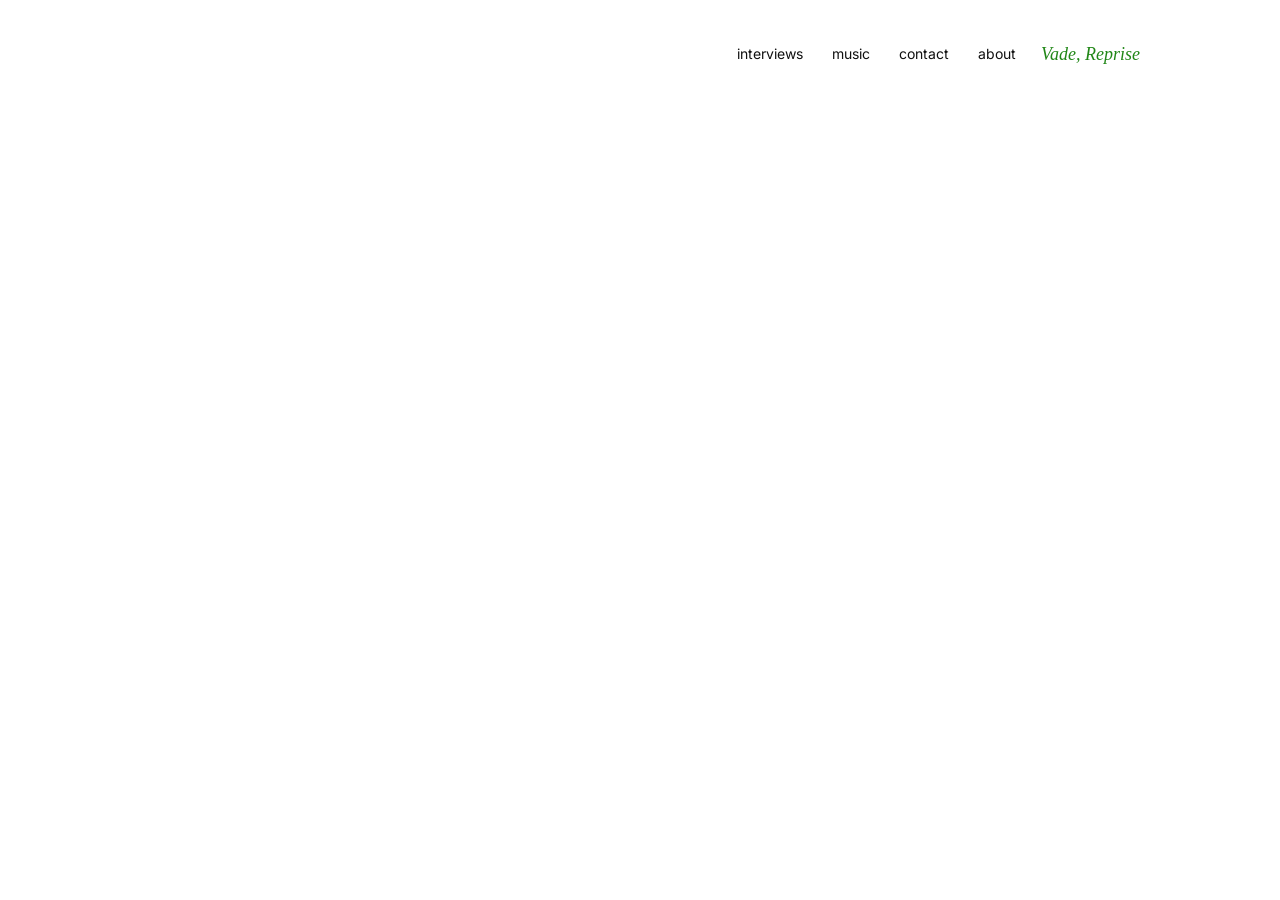
<file: index.html>
<!DOCTYPE html>
<html lang="en">

<head>
    <meta charset="UTF-8">
    <meta name="viewport" content="width=device-width, initial-scale=1.0">

    <title>Vade, Reprise</title>

    <link rel="stylesheet" href="style.css">
</head>


<body class="centered-page">

<div class="container">

    <header>

        <nav>
    <a href="interviews.html">interviews</a>
    <a href="music.html">music</a>
    <a href="contact.html">contact</a>
    <a href="about.html">about</a>
</nav>

<div class="logo">
    <a href="index.html">Vade, Reprise</a>
</div>

    </header>


    <main>

        <div class="content">

            <h1></h1>

            <p>
                
            </p>

        </div>

    </main>


</div>


</body>

</html>
</file>
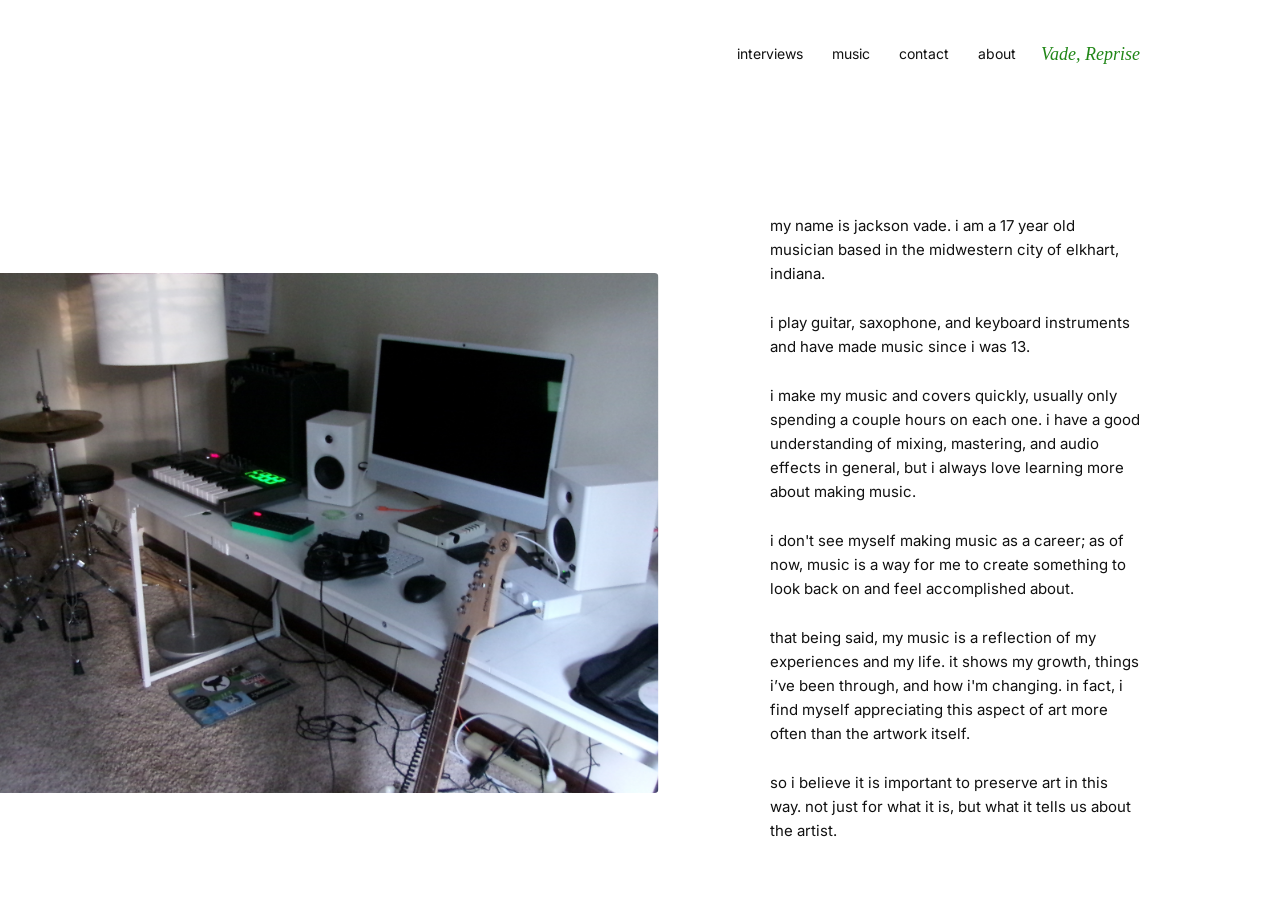
<file: about.html>
<!DOCTYPE html>
<html lang="en">

<head>
    <meta charset="UTF-8">
    <meta name="viewport" content="width=device-width, initial-scale=1.0">

    <title>About — Vade, Reprise</title>

    <link rel="preconnect" href="https://fonts.googleapis.com">
    <link rel="preconnect" href="https://fonts.gstatic.com" crossorigin>
    <link href="https://fonts.googleapis.com/css2?family=Inter:wght@400;500;600&display=swap" rel="stylesheet">

    <link rel="stylesheet" href="style.css">
</head>


<body>

<div class="container">

      <header>

        <nav>
    <a href="interviews.html">interviews</a>
    <a href="music.html">music</a>
    <a href="contact.html">contact</a>
    <a href="about.html">about</a>
</nav>

<div class="logo">
    <a href="index.html">Vade, Reprise</a>
</div>

    </header>


    <main>

        <div class="about-wrap">

            <div class="photo">
                <img src="setup.jpg" alt="studio setup">
            </div>

            <div class="content">

                <p>
                    my name is jackson vade. i am a 17 year old musician based in the midwestern city of elkhart, indiana.
                </p>

                <p>
                    i play guitar, saxophone, and keyboard instruments and have made music since i was 13.
                </p>

                <p>
                    i make my music and covers quickly, usually only spending a couple hours on each one. i have a good understanding of mixing, mastering, and audio effects in general, but i always love learning more about making music.
                </p>

                <p>
                    i don't see myself making music as a career; as of now, music is a way for me to create something to look back on and feel accomplished about.
                </p>

                <p>
                    that being said, my music is a reflection of my experiences and my life. it shows my growth, things i’ve been through, and how i'm changing. in fact, i find myself appreciating this aspect of art more often than the artwork itself.
                </p>

                <p>
                    so i believe it is important to preserve art in this way. not just for what it is, but what it tells us about the artist.
                </p>

            </div>

        </div>

    </main>




</div>

</body>

</html>
</file>
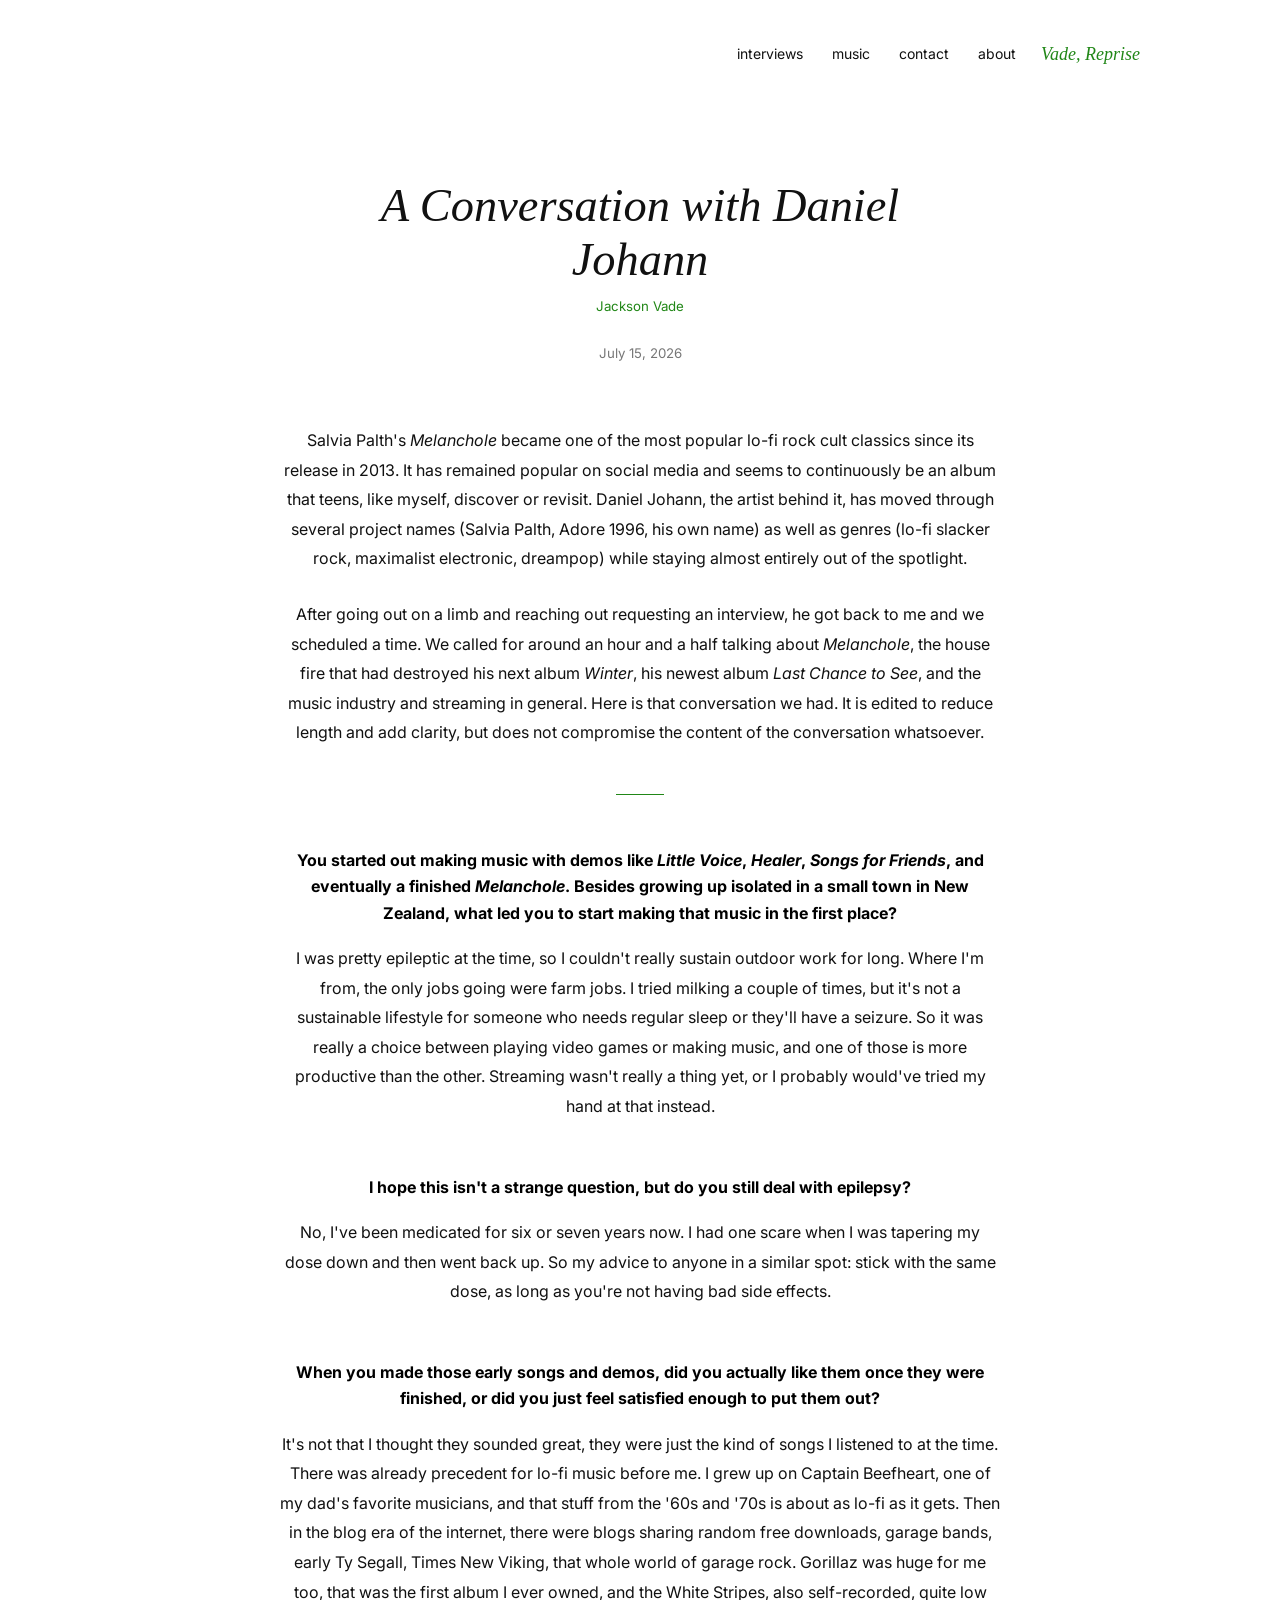
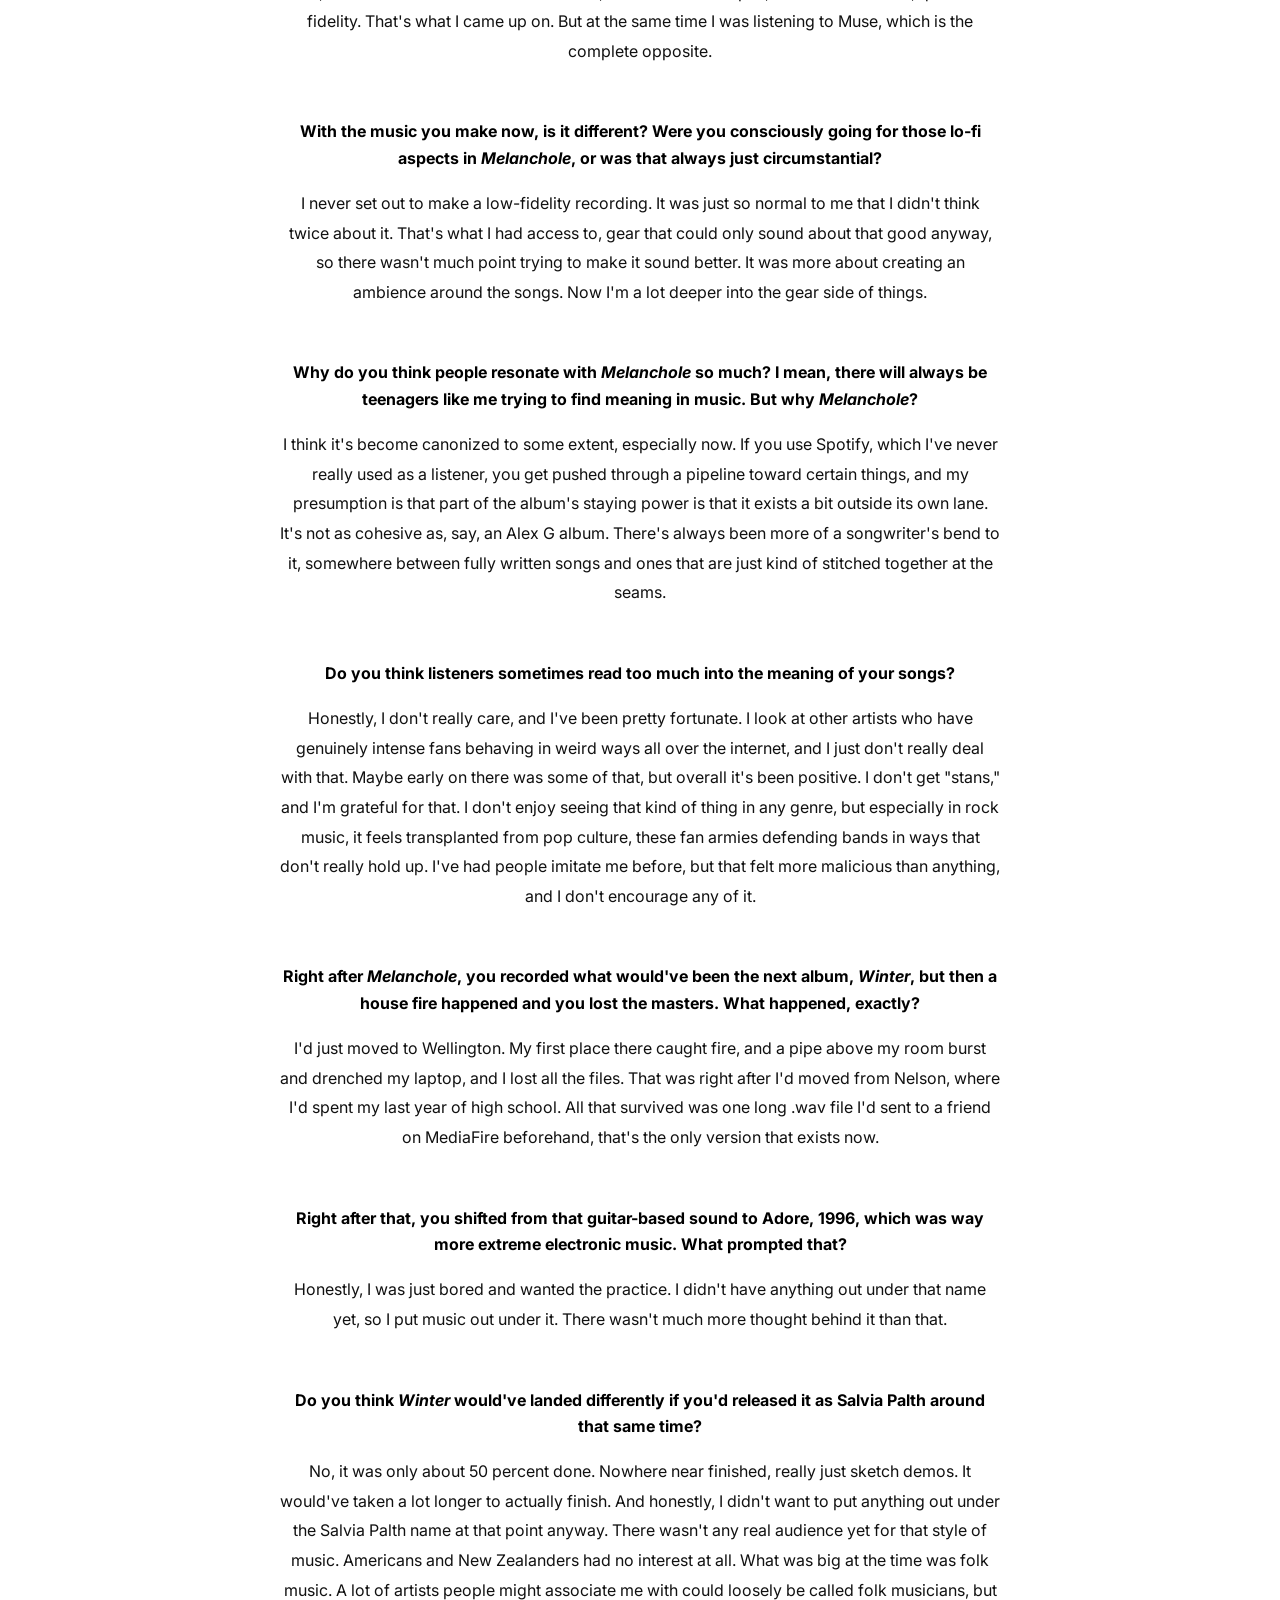
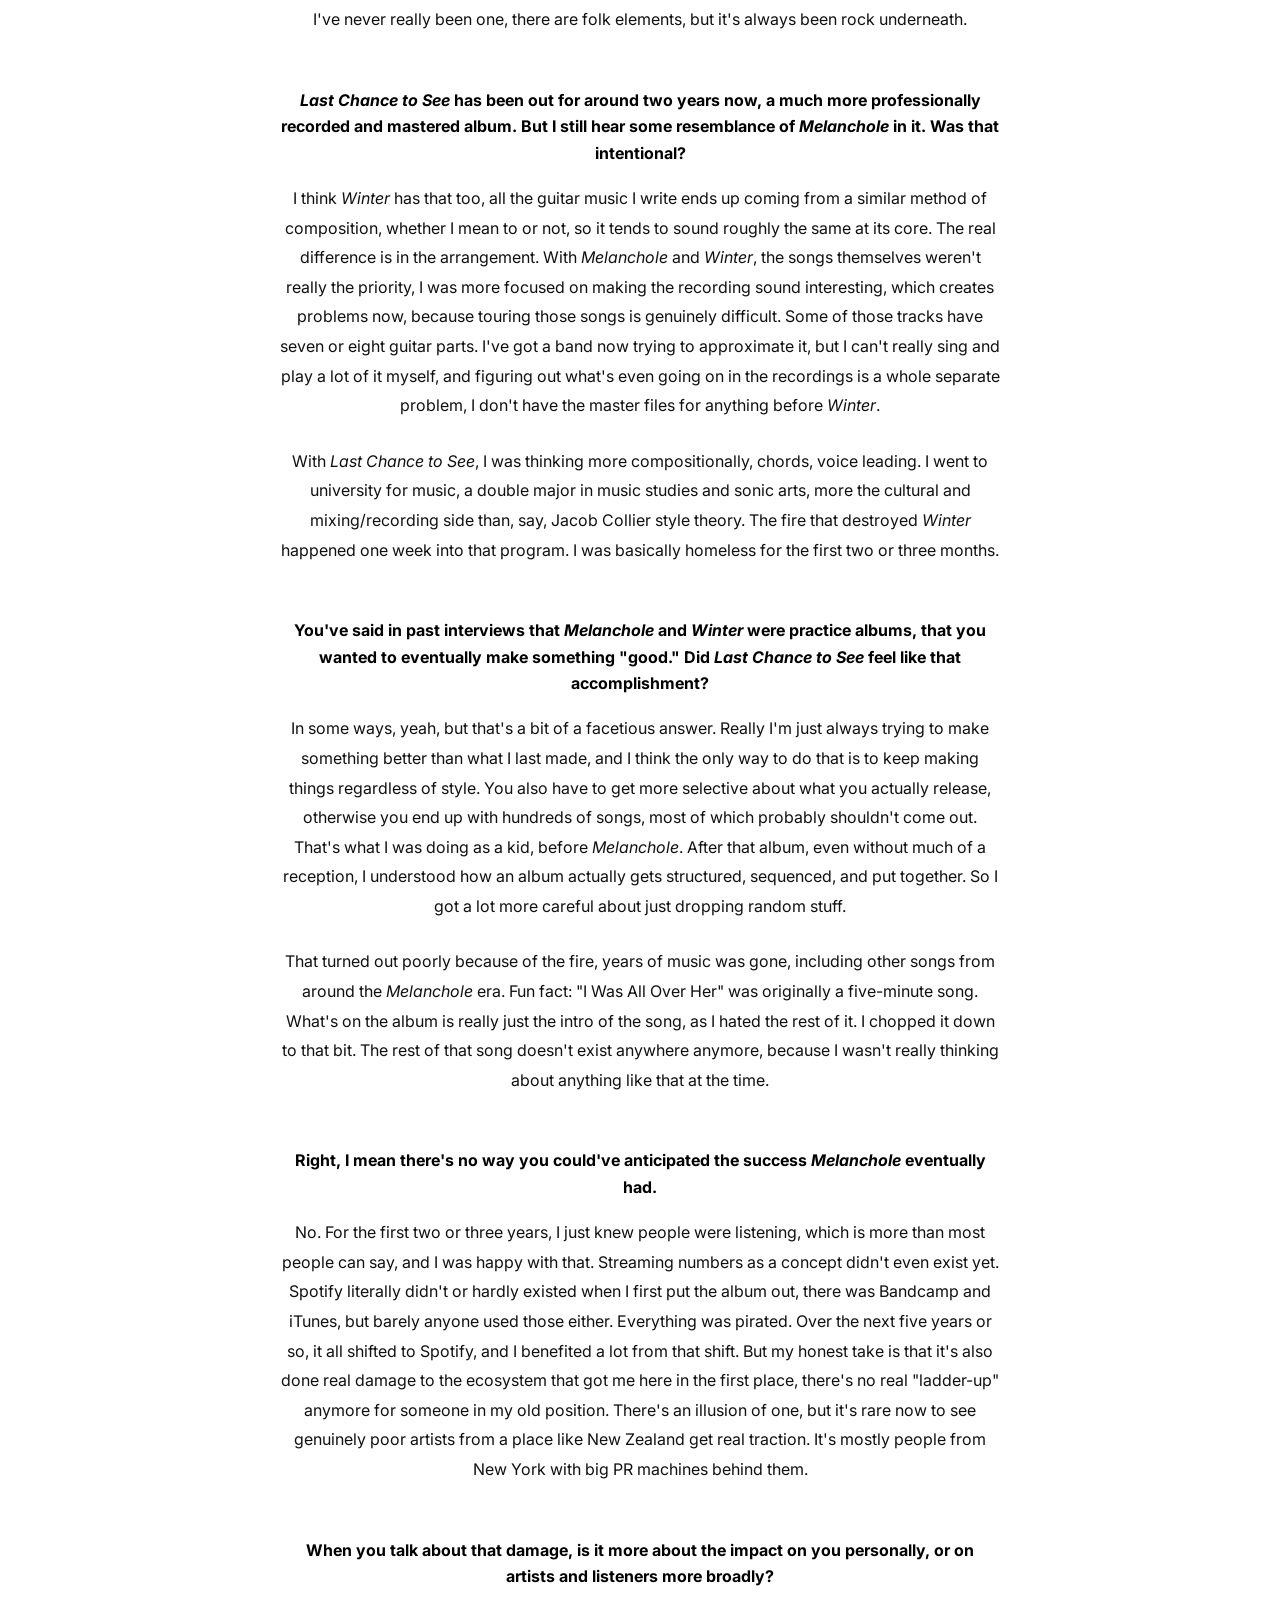
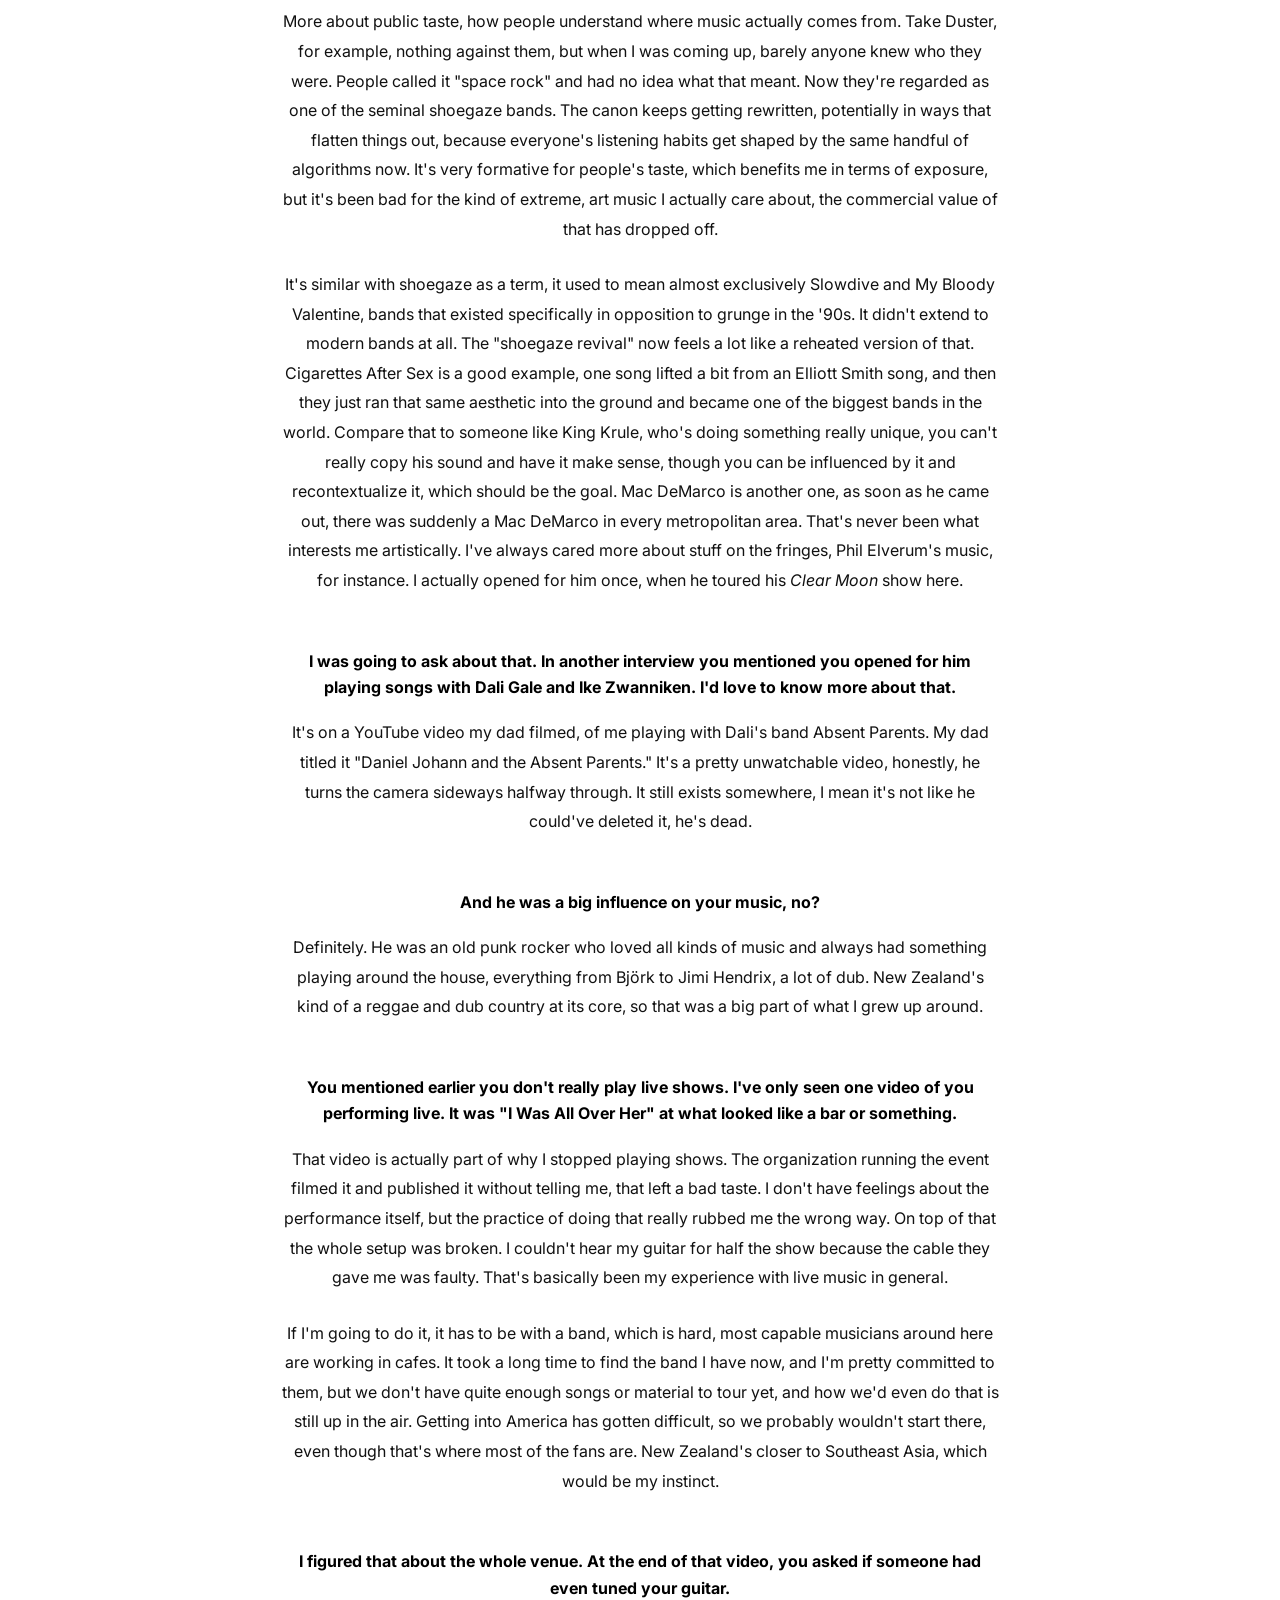
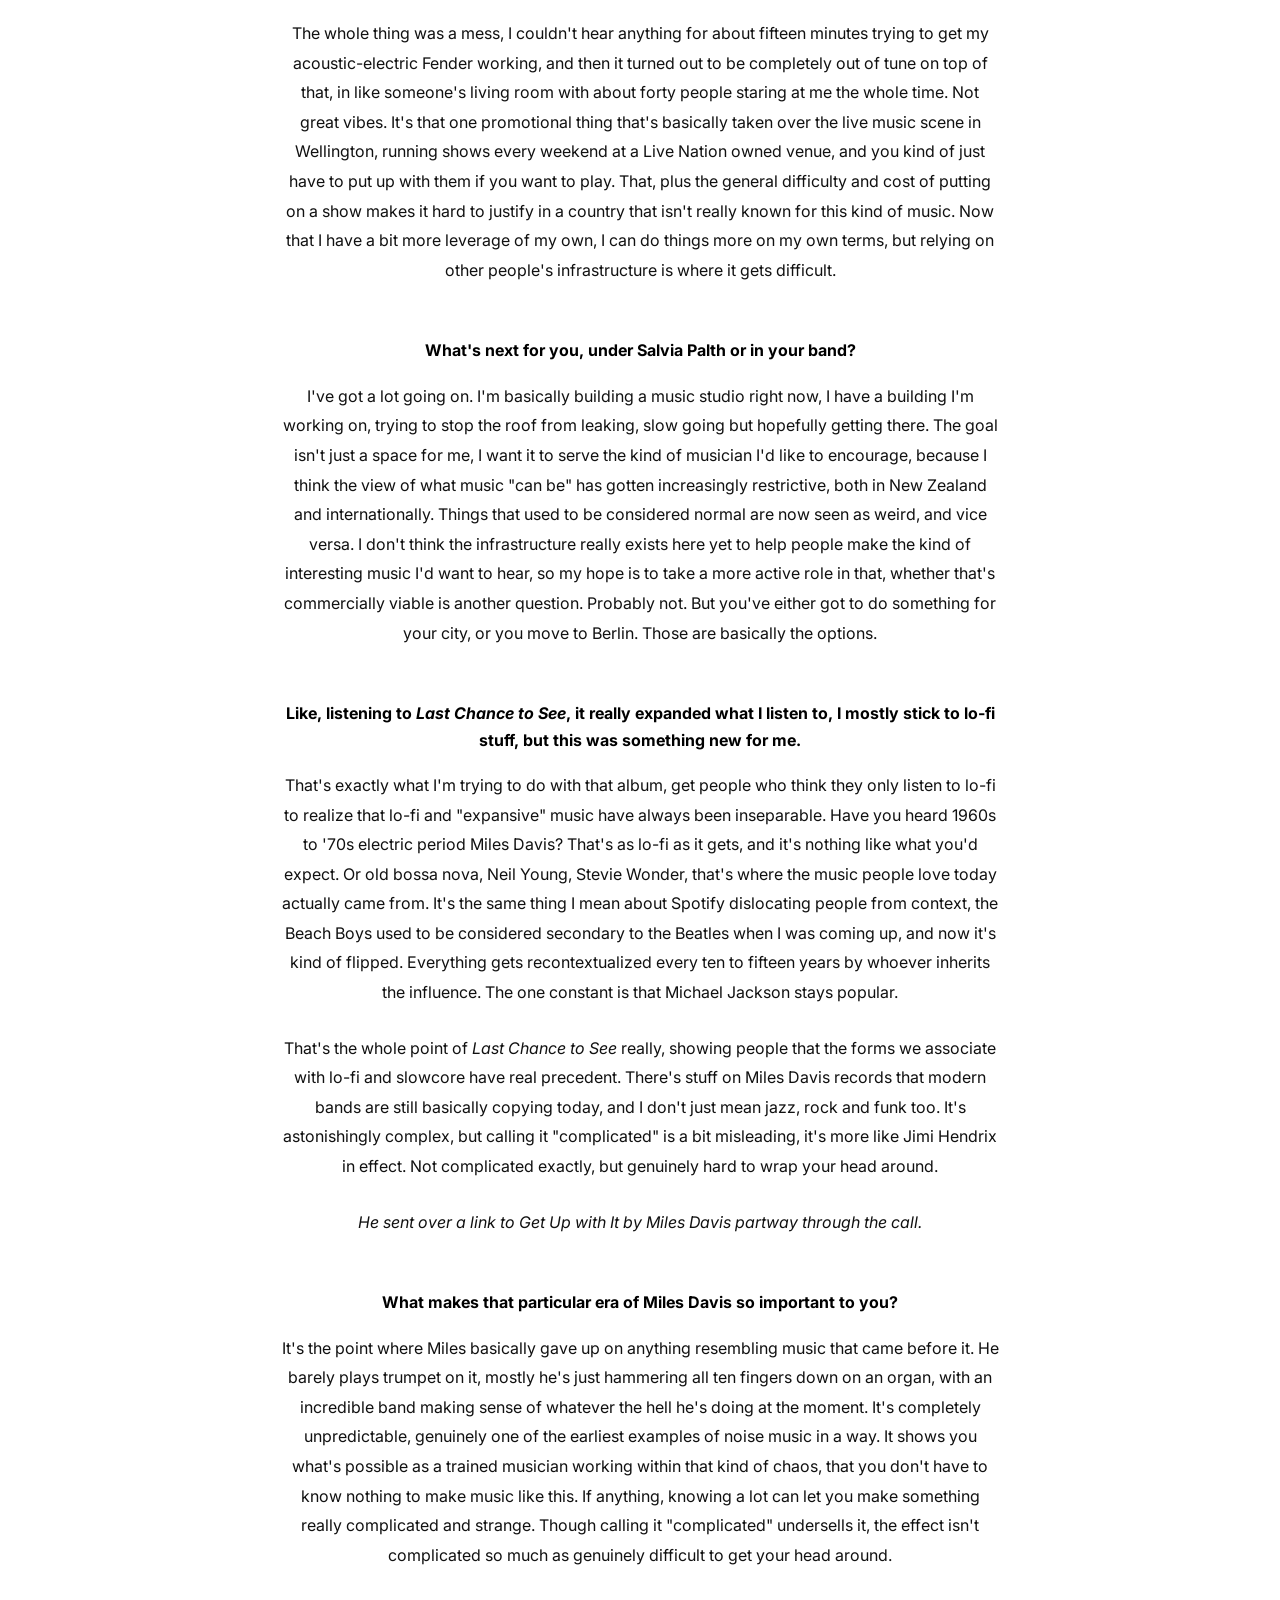
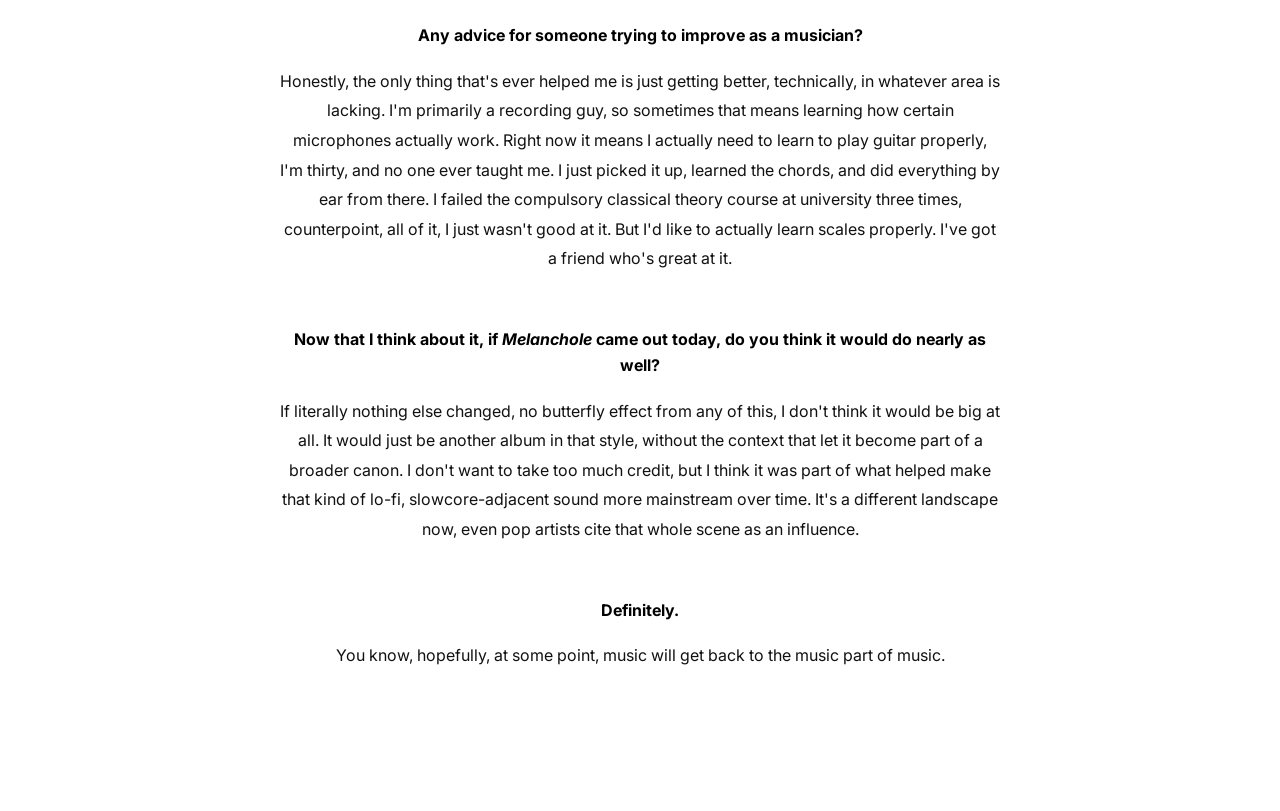
<file: daniel-johann.html>
<!DOCTYPE html>
<html lang="en">

<head>
    <meta charset="UTF-8">
    <meta name="viewport" content="width=device-width, initial-scale=1.0">

    <title>daniel johann — Vade, Reprise</title>

    <link rel="stylesheet" href="style.css">
</head>


<body class="interview-page">

<div class="container">

    <header>

        <nav>
    <a href="interviews.html">interviews</a>
    <a href="music.html">music</a>
    <a href="contact.html">contact</a>
    <a href="about.html">about</a>
</nav>

<div class="logo">
    <a href="index.html">Vade, Reprise</a>
</div>

    </header>


    <main>

        <article class="content interview-content">

            <header class="interview-header">
                <h1>A Conversation with Daniel Johann</h1>
                <p class="interview-byline">Jackson Vade</p>
                <p class="interview-date">July 15, 2026</p>
            </header>

            <section class="interview-body">
                <p>Salvia Palth's <em>Melanchole</em> became one of the most popular lo-fi rock cult classics since its release in 2013. It has remained popular on social media and seems to continuously be an album that teens, like myself, discover or revisit. Daniel Johann, the artist behind it, has moved through several project names (Salvia Palth, Adore 1996, his own name) as well as genres (lo-fi slacker rock, maximalist electronic, dreampop) while staying almost entirely out of the spotlight.</p>

                <p>After going out on a limb and reaching out requesting an interview, he got back to me and we scheduled a time. We called for around an hour and a half talking about <em>Melanchole</em>, the house fire that had destroyed his next album <em>Winter</em>, his newest album <em>Last Chance to See</em>, and the music industry and streaming in general. Here is that conversation we had. It is edited to reduce length and add clarity, but does not compromise the content of the conversation whatsoever.</p>

                <hr class="interview-divider">

                <p class="question">You started out making music with demos like <em>Little Voice</em>, <em>Healer</em>, <em>Songs for Friends</em>, and eventually a finished <em>Melanchole</em>. Besides growing up isolated in a small town in New Zealand, what led you to start making that music in the first place?</p>
                <p>I was pretty epileptic at the time, so I couldn't really sustain outdoor work for long. Where I'm from, the only jobs going were farm jobs. I tried milking a couple of times, but it's not a sustainable lifestyle for someone who needs regular sleep or they'll have a seizure. So it was really a choice between playing video games or making music, and one of those is more productive than the other. Streaming wasn't really a thing yet, or I probably would've tried my hand at that instead.</p>

                <p class="question">I hope this isn't a strange question, but do you still deal with epilepsy?</p>
                <p>No, I've been medicated for six or seven years now. I had one scare when I was tapering my dose down and then went back up. So my advice to anyone in a similar spot: stick with the same dose, as long as you're not having bad side effects.</p>

                <p class="question">When you made those early songs and demos, did you actually like them once they were finished, or did you just feel satisfied enough to put them out?</p>
                <p>It's not that I thought they sounded great, they were just the kind of songs I listened to at the time. There was already precedent for lo-fi music before me. I grew up on Captain Beefheart, one of my dad's favorite musicians, and that stuff from the '60s and '70s is about as lo-fi as it gets. Then in the blog era of the internet, there were blogs sharing random free downloads, garage bands, early Ty Segall, Times New Viking, that whole world of garage rock. Gorillaz was huge for me too, that was the first album I ever owned, and the White Stripes, also self-recorded, quite low fidelity. That's what I came up on. But at the same time I was listening to Muse, which is the complete opposite.</p>

                <p class="question">With the music you make now, is it different? Were you consciously going for those lo-fi aspects in <em>Melanchole</em>, or was that always just circumstantial?</p>
                <p>I never set out to make a low-fidelity recording. It was just so normal to me that I didn't think twice about it. That's what I had access to, gear that could only sound about that good anyway, so there wasn't much point trying to make it sound better. It was more about creating an ambience around the songs. Now I'm a lot deeper into the gear side of things.</p>

                <p class="question">Why do you think people resonate with <em>Melanchole</em> so much? I mean, there will always be teenagers like me trying to find meaning in music. But why <em>Melanchole</em>?</p>
                <p>I think it's become canonized to some extent, especially now. If you use Spotify, which I've never really used as a listener, you get pushed through a pipeline toward certain things, and my presumption is that part of the album's staying power is that it exists a bit outside its own lane. It's not as cohesive as, say, an Alex G album. There's always been more of a songwriter's bend to it, somewhere between fully written songs and ones that are just kind of stitched together at the seams.</p>

                <p class="question">Do you think listeners sometimes read too much into the meaning of your songs?</p>
                <p>Honestly, I don't really care, and I've been pretty fortunate. I look at other artists who have genuinely intense fans behaving in weird ways all over the internet, and I just don't really deal with that. Maybe early on there was some of that, but overall it's been positive. I don't get "stans," and I'm grateful for that. I don't enjoy seeing that kind of thing in any genre, but especially in rock music, it feels transplanted from pop culture, these fan armies defending bands in ways that don't really hold up. I've had people imitate me before, but that felt more malicious than anything, and I don't encourage any of it.</p>

                <p class="question">Right after <em>Melanchole</em>, you recorded what would've been the next album, <em>Winter</em>, but then a house fire happened and you lost the masters. What happened, exactly?</p>
                <p>I'd just moved to Wellington. My first place there caught fire, and a pipe above my room burst and drenched my laptop, and I lost all the files. That was right after I'd moved from Nelson, where I'd spent my last year of high school. All that survived was one long .wav file I'd sent to a friend on MediaFire beforehand, that's the only version that exists now.</p>

                <p class="question">Right after that, you shifted from that guitar-based sound to Adore, 1996, which was way more extreme electronic music. What prompted that?</p>
                <p>Honestly, I was just bored and wanted the practice. I didn't have anything out under that name yet, so I put music out under it. There wasn't much more thought behind it than that.</p>

                <p class="question">Do you think <em>Winter</em> would've landed differently if you'd released it as Salvia Palth around that same time?</p>
                <p>No, it was only about 50 percent done. Nowhere near finished, really just sketch demos. It would've taken a lot longer to actually finish. And honestly, I didn't want to put anything out under the Salvia Palth name at that point anyway. There wasn't any real audience yet for that style of music. Americans and New Zealanders had no interest at all. What was big at the time was folk music. A lot of artists people might associate me with could loosely be called folk musicians, but I've never really been one, there are folk elements, but it's always been rock underneath.</p>

                <p class="question"><em>Last Chance to See</em> has been out for around two years now, a much more professionally recorded and mastered album. But I still hear some resemblance of <em>Melanchole</em> in it. Was that intentional?</p>
                <p>I think <em>Winter</em> has that too, all the guitar music I write ends up coming from a similar method of composition, whether I mean to or not, so it tends to sound roughly the same at its core. The real difference is in the arrangement. With <em>Melanchole</em> and <em>Winter</em>, the songs themselves weren't really the priority, I was more focused on making the recording sound interesting, which creates problems now, because touring those songs is genuinely difficult. Some of those tracks have seven or eight guitar parts. I've got a band now trying to approximate it, but I can't really sing and play a lot of it myself, and figuring out what's even going on in the recordings is a whole separate problem, I don't have the master files for anything before <em>Winter</em>.</p>

                <p>With <em>Last Chance to See</em>, I was thinking more compositionally, chords, voice leading. I went to university for music, a double major in music studies and sonic arts, more the cultural and mixing/recording side than, say, Jacob Collier style theory. The fire that destroyed <em>Winter</em> happened one week into that program. I was basically homeless for the first two or three months.</p>

                <p class="question">You've said in past interviews that <em>Melanchole</em> and <em>Winter</em> were practice albums, that you wanted to eventually make something "good." Did <em>Last Chance to See</em> feel like that accomplishment?</p>
                <p>In some ways, yeah, but that's a bit of a facetious answer. Really I'm just always trying to make something better than what I last made, and I think the only way to do that is to keep making things regardless of style. You also have to get more selective about what you actually release, otherwise you end up with hundreds of songs, most of which probably shouldn't come out. That's what I was doing as a kid, before <em>Melanchole</em>. After that album, even without much of a reception, I understood how an album actually gets structured, sequenced, and put together. So I got a lot more careful about just dropping random stuff.</p>

                <p>That turned out poorly because of the fire, years of music was gone, including other songs from around the <em>Melanchole</em> era. Fun fact: "I Was All Over Her" was originally a five-minute song. What's on the album is really just the intro of the song, as I hated the rest of it. I chopped it down to that bit. The rest of that song doesn't exist anywhere anymore, because I wasn't really thinking about anything like that at the time.</p>

                <p class="question">Right, I mean there's no way you could've anticipated the success <em>Melanchole</em> eventually had.</p>
                <p>No. For the first two or three years, I just knew people were listening, which is more than most people can say, and I was happy with that. Streaming numbers as a concept didn't even exist yet. Spotify literally didn't or hardly existed when I first put the album out, there was Bandcamp and iTunes, but barely anyone used those either. Everything was pirated. Over the next five years or so, it all shifted to Spotify, and I benefited a lot from that shift. But my honest take is that it's also done real damage to the ecosystem that got me here in the first place, there's no real "ladder-up" anymore for someone in my old position. There's an illusion of one, but it's rare now to see genuinely poor artists from a place like New Zealand get real traction. It's mostly people from New York with big PR machines behind them.</p>

                <p class="question">When you talk about that damage, is it more about the impact on you personally, or on artists and listeners more broadly?</p>
                <p>More about public taste, how people understand where music actually comes from. Take Duster, for example, nothing against them, but when I was coming up, barely anyone knew who they were. People called it "space rock" and had no idea what that meant. Now they're regarded as one of the seminal shoegaze bands. The canon keeps getting rewritten, potentially in ways that flatten things out, because everyone's listening habits get shaped by the same handful of algorithms now. It's very formative for people's taste, which benefits me in terms of exposure, but it's been bad for the kind of extreme, art music I actually care about, the commercial value of that has dropped off.</p>

                <p>It's similar with shoegaze as a term, it used to mean almost exclusively Slowdive and My Bloody Valentine, bands that existed specifically in opposition to grunge in the '90s. It didn't extend to modern bands at all. The "shoegaze revival" now feels a lot like a reheated version of that. Cigarettes After Sex is a good example, one song lifted a bit from an Elliott Smith song, and then they just ran that same aesthetic into the ground and became one of the biggest bands in the world. Compare that to someone like King Krule, who's doing something really unique, you can't really copy his sound and have it make sense, though you can be influenced by it and recontextualize it, which should be the goal. Mac DeMarco is another one, as soon as he came out, there was suddenly a Mac DeMarco in every metropolitan area. That's never been what interests me artistically. I've always cared more about stuff on the fringes, Phil Elverum's music, for instance. I actually opened for him once, when he toured his <em>Clear Moon</em> show here.</p>

                <p class="question">I was going to ask about that. In another interview you mentioned you opened for him playing songs with Dali Gale and Ike Zwanniken. I'd love to know more about that.</p>
                <p>It's on a YouTube video my dad filmed, of me playing with Dali's band Absent Parents. My dad titled it "Daniel Johann and the Absent Parents." It's a pretty unwatchable video, honestly, he turns the camera sideways halfway through. It still exists somewhere, I mean it's not like he could've deleted it, he's dead.</p>

                <p class="question">And he was a big influence on your music, no?</p>
                <p>Definitely. He was an old punk rocker who loved all kinds of music and always had something playing around the house, everything from Björk to Jimi Hendrix, a lot of dub. New Zealand's kind of a reggae and dub country at its core, so that was a big part of what I grew up around.</p>

                <p class="question">You mentioned earlier you don't really play live shows. I've only seen one video of you performing live. It was "I Was All Over Her" at what looked like a bar or something.</p>
                <p>That video is actually part of why I stopped playing shows. The organization running the event filmed it and published it without telling me, that left a bad taste. I don't have feelings about the performance itself, but the practice of doing that really rubbed me the wrong way. On top of that the whole setup was broken. I couldn't hear my guitar for half the show because the cable they gave me was faulty. That's basically been my experience with live music in general.</p>

                <p>If I'm going to do it, it has to be with a band, which is hard, most capable musicians around here are working in cafes. It took a long time to find the band I have now, and I'm pretty committed to them, but we don't have quite enough songs or material to tour yet, and how we'd even do that is still up in the air. Getting into America has gotten difficult, so we probably wouldn't start there, even though that's where most of the fans are. New Zealand's closer to Southeast Asia, which would be my instinct.</p>

                <p class="question">I figured that about the whole venue. At the end of that video, you asked if someone had even tuned your guitar.</p>
                <p>The whole thing was a mess, I couldn't hear anything for about fifteen minutes trying to get my acoustic-electric Fender working, and then it turned out to be completely out of tune on top of that, in like someone's living room with about forty people staring at me the whole time. Not great vibes. It's that one promotional thing that's basically taken over the live music scene in Wellington, running shows every weekend at a Live Nation owned venue, and you kind of just have to put up with them if you want to play. That, plus the general difficulty and cost of putting on a show makes it hard to justify in a country that isn't really known for this kind of music. Now that I have a bit more leverage of my own, I can do things more on my own terms, but relying on other people's infrastructure is where it gets difficult.</p>

                <p class="question">What's next for you, under Salvia Palth or in your band?</p>
                <p>I've got a lot going on. I'm basically building a music studio right now, I have a building I'm working on, trying to stop the roof from leaking, slow going but hopefully getting there. The goal isn't just a space for me, I want it to serve the kind of musician I'd like to encourage, because I think the view of what music "can be" has gotten increasingly restrictive, both in New Zealand and internationally. Things that used to be considered normal are now seen as weird, and vice versa. I don't think the infrastructure really exists here yet to help people make the kind of interesting music I'd want to hear, so my hope is to take a more active role in that, whether that's commercially viable is another question. Probably not. But you've either got to do something for your city, or you move to Berlin. Those are basically the options.</p>

                <p class="question">Like, listening to <em>Last Chance to See</em>, it really expanded what I listen to, I mostly stick to lo-fi stuff, but this was something new for me.</p>
                <p>That's exactly what I'm trying to do with that album, get people who think they only listen to lo-fi to realize that lo-fi and "expansive" music have always been inseparable. Have you heard 1960s to '70s electric period Miles Davis? That's as lo-fi as it gets, and it's nothing like what you'd expect. Or old bossa nova, Neil Young, Stevie Wonder, that's where the music people love today actually came from. It's the same thing I mean about Spotify dislocating people from context, the Beach Boys used to be considered secondary to the Beatles when I was coming up, and now it's kind of flipped. Everything gets recontextualized every ten to fifteen years by whoever inherits the influence. The one constant is that Michael Jackson stays popular.</p>

                <p>That's the whole point of <em>Last Chance to See</em> really, showing people that the forms we associate with lo-fi and slowcore have real precedent. There's stuff on Miles Davis records that modern bands are still basically copying today, and I don't just mean jazz, rock and funk too. It's astonishingly complex, but calling it "complicated" is a bit misleading, it's more like Jimi Hendrix in effect. Not complicated exactly, but genuinely hard to wrap your head around.</p>

                <p><em>He sent over a link to Get Up with It by Miles Davis partway through the call.</em></p>

                <p class="question">What makes that particular era of Miles Davis so important to you?</p>
                <p>It's the point where Miles basically gave up on anything resembling music that came before it. He barely plays trumpet on it, mostly he's just hammering all ten fingers down on an organ, with an incredible band making sense of whatever the hell he's doing at the moment. It's completely unpredictable, genuinely one of the earliest examples of noise music in a way. It shows you what's possible as a trained musician working within that kind of chaos, that you don't have to know nothing to make music like this. If anything, knowing a lot can let you make something really complicated and strange. Though calling it "complicated" undersells it, the effect isn't complicated so much as genuinely difficult to get your head around.</p>

                <p class="question">Any advice for someone trying to improve as a musician?</p>
                <p>Honestly, the only thing that's ever helped me is just getting better, technically, in whatever area is lacking. I'm primarily a recording guy, so sometimes that means learning how certain microphones actually work. Right now it means I actually need to learn to play guitar properly, I'm thirty, and no one ever taught me. I just picked it up, learned the chords, and did everything by ear from there. I failed the compulsory classical theory course at university three times, counterpoint, all of it, I just wasn't good at it. But I'd like to actually learn scales properly. I've got a friend who's great at it.</p>

                <p class="question">Now that I think about it, if <em>Melanchole</em> came out today, do you think it would do nearly as well?</p>
                <p>If literally nothing else changed, no butterfly effect from any of this, I don't think it would be big at all. It would just be another album in that style, without the context that let it become part of a broader canon. I don't want to take too much credit, but I think it was part of what helped make that kind of lo-fi, slowcore-adjacent sound more mainstream over time. It's a different landscape now, even pop artists cite that whole scene as an influence.</p>

                <p class="question">Definitely.</p>
                <p>You know, hopefully, at some point, music will get back to the music part of music.</p>
            </section>

        </article>

    </main>


</div>


</body>

</html>
</file>
<file: style.css>
@import url("https://fonts.googleapis.com/css2?family=Inter:wght@400;500;600&display=swap");

/* 
Vade, Reprise
Main stylesheet
*/

/* ---------- General ---------- */

* {
    box-sizing: border-box;
}

html,
body {
    height: 100%;
}

html {
    scroll-behavior: smooth;
}

body {
    margin: 0;
    padding: 0;
    background: #ffffff;
    color: #111111;
    font-family: "Inter", sans-serif;
    font-size: 15px;
    line-height: 1.6;
}


/* ---------- Links ---------- */

a {
    color: inherit;
    text-decoration: none;
}

a:hover {
    text-decoration: underline;
}


/* ---------- Layout ---------- */

.container {
    width: 100%;
    max-width: 1100px;
    margin: 0 auto;
    padding: 40px 50px;
}


/* ---------- Header ---------- */

header {
    display: flex;
    justify-content: flex-end;
    align-items: center;
    margin-bottom: 130px;
    gap: 25px;
    font-family: Arial, Helvetica, sans-serif;
}


.logo {
    font-family: Georgia, "Times New Roman", serif;
    font-style: italic;
    font-weight: normal;
    font-size: 18px;
    color: #218717;
}

.logo a {
    color: #218717;
}


nav {
    text-align: right;
    font-family: "Inter", sans-serif;
}


nav a {
    margin-left: 25px;
    font-size: 14px;
}

/* ---------- Main Content ---------- */

main {
    min-height: 60vh;
}

.content {
    width: 45%;
    margin-left: auto;
    margin-right: 5%;
}


/* About page layout: photo left, text to the right, vertically centered */
.about-wrap {
    display: flex;
    align-items: center; /* center photo vertically with the text block */
    gap: 30px;
    overflow: visible;
}

.about-wrap .photo {
    flex: 0 0 60%; /* make left column even larger so image can be bigger and sit more left */
    display: flex;
    justify-content: center; /* center image horizontally in the left column */
    align-items: center;
    overflow: visible;
}

.about-wrap .photo img {
    width: 130%; /* scale up noticeably */
    height: auto;
    max-height: 95vh; /* allow very large images */
    object-fit: cover;
    border-radius: 4px;
    transform: translateX(-22%); /* push image further left */
    transition: transform 180ms ease, width 180ms ease;
}

.about-wrap .content {
    flex: 1 1 55%;
    margin: 0;
}


.content p {
    margin-bottom: 25px;
}


/* ---------- Headings ---------- */

h1,
h2,
h3 {
    font-family: inherit;
    font-weight: 500;
}

h1 {
    font-size: 25px;
    margin-bottom: 40px;
}

h2 {
    font-size: 20px;
    margin-top: 60px;
}


/* ---------- Music Page ---------- */

.content {
    width: 45%;
    margin-left: auto;
    margin-right: 5%;
}

.release-year {
    font-size: 0.74rem;
    letter-spacing: 0.18em;
    text-transform: uppercase;
    color: #777;
    margin-top: 36px;
    margin-bottom: 8px;
}

.release {
    margin-bottom: 0;
}

.release a {
    display: block;
    padding: 6px 0;
    font-family: inherit;
    font-size: 1rem;
    font-style: italic;
    line-height: 1.45;
    color: #111;
}

.release a:hover {
    color: #255e2d;
    text-decoration: underline;
}


/* ---------- Centered Pages ---------- */

.centered-page .container {
    min-height: 100dvh;
    position: relative;
    padding: 40px 50px;
}

.centered-page header {
    position: absolute;
    top: 40px;
    left: 50px;
    right: 50px;
    margin: 0;
    z-index: 1;
}

.centered-page main {
    position: fixed;
    inset: 0;
    display: grid;
    place-items: center;
    z-index: 0;
}

.centered-page .content {
    width: min(100%, 600px);
    margin: 0;
    text-align: center;
}

.centered-page .content > * {
    margin-left: 0;
    margin-right: 0;
}

.release-year {
    font-size: 0.75rem;
    font-weight: 500;
    letter-spacing: 0.14em;
    text-transform: uppercase;
    color: #777;
    margin: 0 0 14px;
}

.release-year:not(:first-child) {
    margin-top: 28px;
}

.release {
    margin: 0;
}

.featured-link,
.release a {
    display: block;
    padding: 4px 0;
    font-family: inherit;
    font-size: 1.55rem;
    font-style: italic;
    font-weight: 400;
    line-height: 1.35;
    color: #111;
}

.featured-link:hover,
.release a:hover {
    color: #255e2d;
    text-decoration: underline;
}

.interview-title {
    font-family: inherit;
    font-size: 25px;
    margin-bottom: 10px;
}

.interview-date {
    color: #555;
    margin-bottom: 50px;
}

.interview-page .container {
    max-width: 1100px;
}

.interview-page header {
    display: flex;
    justify-content: flex-end;
    align-items: center;
    margin-bottom: 110px;
    gap: 25px;
    font-family: Arial, Helvetica, sans-serif;
}

.interview-content {
    width: min(100%, 720px);
    margin: 0 auto 100px;
    text-align: center;
}

.interview-header {
    display: block !important;
    margin: 0 0 62px !important;
    font-family: inherit !important;
}

.eyebrow {
    margin: 0 0 12px;
    color: #218717;
    font-size: 0.73rem;
    font-weight: 600;
    letter-spacing: 0.14em;
    text-transform: uppercase;
}

.interview-header h1 {
    max-width: 620px;
    margin: 0 auto 10px;
    font-family: Georgia, "Times New Roman", serif;
    font-size: clamp(2rem, 4vw, 2.9rem);
    font-style: italic;
    font-weight: normal;
    color: #111;
    letter-spacing: 0;
    line-height: 1.16;
}

.interview-byline {
    margin: 0 auto 22px;
    color: #218717;
    font-size: 0.83rem;
    font-weight: 400;
}

.interview-subtitle {
    max-width: 590px;
    margin: 0 auto 20px;
    color: #444;
    font-size: 1.05rem;
    line-height: 1.65;
}

.interview-date {
    margin: 0;
    color: #777;
    font-size: 0.83rem;
}

.interview-body {
    font-size: 1rem;
    line-height: 1.85;
}

.interview-body p {
    margin: 0 auto 26px;
}

.interview-divider {
    width: 48px;
    height: 1px;
    margin: 46px auto 50px;
    border: 0;
    background: #218717;
}

.interview-body .question {
    margin-top: 52px;
    margin-bottom: 18px;
    color: #000;
    font-weight: 700;
    line-height: 1.65;
}


/* ---------- Contact ---------- */

.email {
    margin-top: 10px;
}


/* ---------- Footer ---------- */

footer {
    margin-top: 150px;
    font-size: 13px;
    color: #555;
}


/* ---------- Mobile ---------- */

@media screen and (max-width: 700px) {

    body {
        font-size: 15px;
    }

    .container {
        padding: 30px 25px;
    }

    .centered-page .container {
        padding: 30px 25px;
    }

    .centered-page header {
        top: 30px;
        left: 25px;
        right: 25px;
    }


    header {
        display: flex;
        flex-direction: column;
        align-items: flex-start;
        gap: 12px;
        margin-bottom: 80px;
    }

    .logo {
        order: -1;
    }

    nav {
        text-align: left;
        margin-top: 0;
    }


    nav a {
        display: inline-block;
        margin-left: 0;
        margin-right: 20px;
        margin-bottom: 10px;
    }


    .content {
        width: 100%;
        margin: 0;
    }

    .interview-page header {
        margin-bottom: 70px;
    }

    .interview-content {
        margin-bottom: 60px;
    }

    .interview-header h1 {
        font-size: 2.25rem;
    }

    /* Stack photo above text on small screens */
    .about-wrap {
        display: flex;
        flex-direction: column;
        gap: 20px;
        align-items: center;
    }

    .about-wrap .photo {
        order: -1;
        width: 100%;
    }

    .about-wrap .photo img {
        max-width: 80%;
        height: auto;
        transform: none;
        width: 90%;
    }

}
</file>
